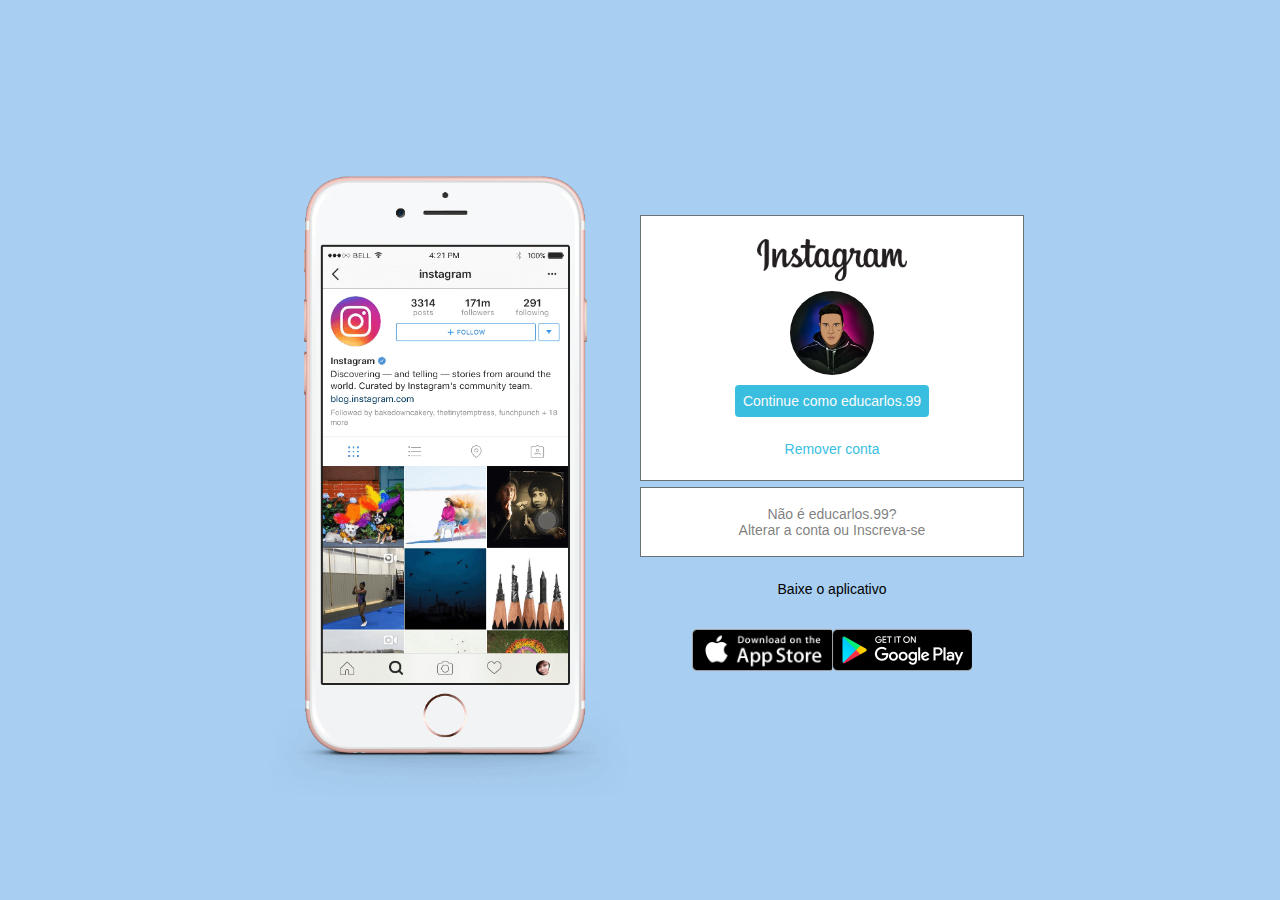
<file: telaDeLinks/InstagramLoginClone/index.html>
<!DOCTYPE html>
<html lang="pt-br">
<head>
    <meta charset="UTF-8">
    <meta http-equiv="X-UA-Compatible" content="IE=edge">
    <meta name="viewport" content="width=device-width, initial-scale=1.0">
    <title>Instagram</title>
    <link rel="stylesheet" href="style.css">
</head>
<body>
    
    <div class="instagram-wrapper">
        <div class="instagram-phone" >
            <img src="img/instagram-celular.png" alt="celular-instagram">
        </div>
        <div class="instagram-continue" >
            <div class="group" >
                <img src="img/instagram-logo.png" class="instagram-logo" alt="instagram-logo">
                <div class="profile-photo" >
                    <img src="img/instagram-perfil.png" alt="foto-de-perfil">
                </div>
                <a href="#" class="instagram-login" >Continue como educarlos.99</a>
                <a href="#" class="instagram-logout" >Remover conta</a>
            </div>
            <div class="group">
                <p class="not-account">Não é educarlos.99?</p>
                <p class="not-account">
                    <span class="link blue" >Alterar a conta</span>
                    ou
                    <span class="link blue" >Inscreva-se</span>
                </p>

            </div>
            <div class="get-the-app">
                <p class="get-app">Baixe o aplicativo</p>
                <div class="download" >
                    <a href="#" class="app-download"></a>
                    <a href="#" class="app-download"></a>
                </div>
            </div>

        </div>

    </div>



</body>
</html>
</file>
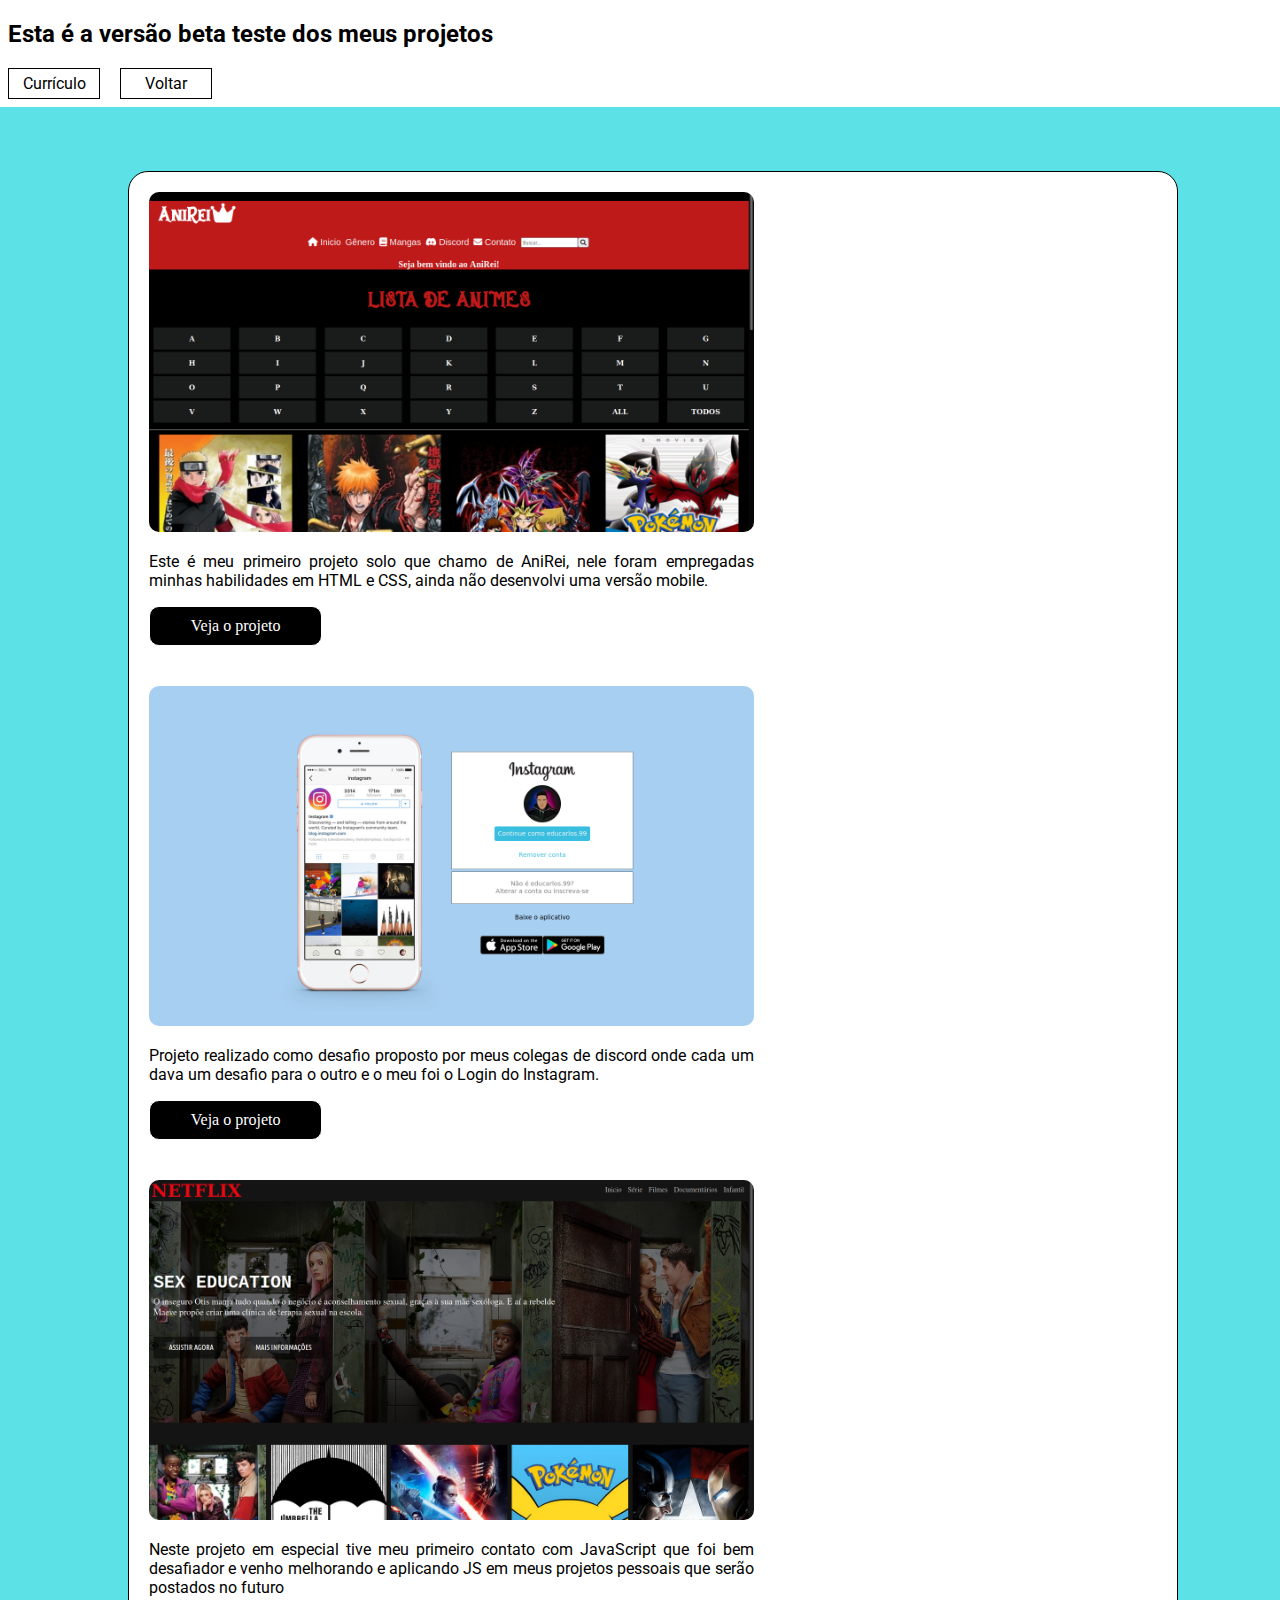
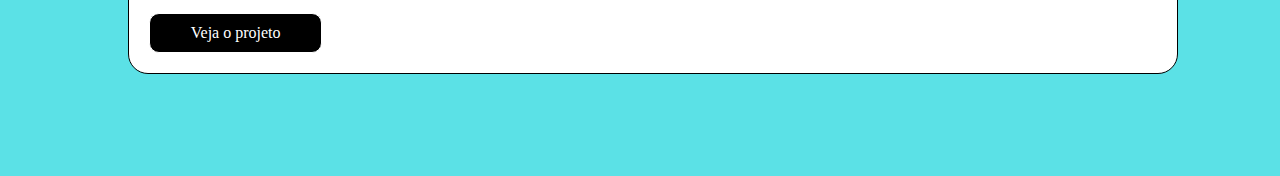
<file: telaDeLinks/paginaProjetos.html>
<!DOCTYPE html>
<html lang="pt-br">

<head>
    <meta charset="UTF-8">
    <meta http-equiv="X-UA-Compatible" content="IE=edge">
    <meta name="viewport" content="width=device-width, initial-scale=1.0">
    <link rel="stylesheet" href="estiloProjetos.css">
    <link rel="preconnect" href="https://fonts.gstatic.com" crossorigin>
    <link href="https://fonts.googleapis.com/css2?family=Roboto&display=swap" rel="stylesheet">
    <title>Projetos</title>
</head>

<body>
    <main>
        <nav class="cab">
            <h2>Esta é a versão beta teste dos meus projetos</h2>
            <div class="info">
                <a href="curriculo/Currículo - Carlos Eduardo.pdf" download="Currículo">Currículo</a>
                <a href="index.html">Voltar</a>
            </div>

        </nav>
        <section class="conteudo">
            <picture class="caixa">

                <div class="caixaImg">
                    <a href="projeto-AniRei/index.html" target="_blank"><img class="imgs" src="img/aniRei.png"
                            alt="Foto projeto AniRei"></a>
                    <p class="text">Este é meu primeiro projeto solo que chamo de AniRei, nele foram empregadas minhas
                        habilidades em HTML e CSS, ainda não desenvolvi uma versão mobile.</p>
                    <div class="link">
                        <a href="projeto-AniRei/index.html" target="_blank">Veja o projeto</a>
                    </div>
                </div>

                <div class="caixaImg">
                    <a href="InstagramLoginClone/index.html" target="_blank"><img class="imgs" src="img/instaClone.png"
                            alt="Foto projeto Insta Clone"></a>

                    <p class="text">Projeto realizado como desafio proposto por meus colegas de discord onde cada um
                        dava um desafio para o outro e o meu foi o Login do Instagram.</p>
                    <div class="link">
                        <a href="InstagramLoginClone/index.html" target="_blank">Veja o projeto</a>
                    </div>
                </div>

                <div class="caixaImg">
                    <a href="NetflixClone/index.html" target="_blank"><img src="img/netClone.png"
                            alt="Foto projeto Netflix Clone"></a>

                    <p class="text">Neste projeto em especial tive meu primeiro contato com JavaScript que foi bem
                        desafiador e venho melhorando e aplicando JS em meus projetos pessoais que serão postados no
                        futuro</p>
                    <div class="link">
                        <a href="NetflixClone/index.html" target="_blank">Veja o projeto</a>
                    </div>

                </div>

            </picture>

        </section>

    </main>
</body>

</html>
</file>
<file: telaDeLinks/InstagramLoginClone/style.css>
/*todo projeto foi feito seguindo as orientações da instrutora
foram feitas algumas alterações em relação as cores*/
*{
    padding: 0%;
    margin: 0%;
    box-sizing: border-box;
    text-decoration: none;
    font-family: sans-serif;
    font-size: 14px;
}

body{
    width: 100%;
    min-height: 100vh;
    background-color: rgba(143, 194, 238, 0.781);
    margin: 0%;
    padding: 0%;
    display: flex;
    justify-content: center;
}

.instagram-wrapper{
    display: flex;
    align-items: center;
    justify-content: start;
    width: 60%;
    height: 100vh;
}
.instagram-phone{
    display: flex;
    align-items: center;
    justify-content: center;
    width: 50%;
}

.instagram-phone img {
    height: 50rem;
}
.instagram-continue{
    display: flex;
    align-items: center; /* horizontal*/
    justify-content: space-around; /* vertical*/
    flex-direction: column;
    width: 50%;
    min-height: 34rem;
}

.group{
    display: flex;
    justify-content: space-around;
    align-items: center;
    flex-direction: column;
    background-color: rgb(255, 255, 255);
    width: 100%;
    padding: 1.3rem;
    border: 1px solid rgb(104, 113, 116);
}

.group:nth-child(1){
    min-height: 19rem;

}
.instagram-logo{
    height: 3rem;
}
.profile-photo{
    display: flex;
    justify-content: center;
    align-items: center;
    border-radius: 50%;
    overflow: hidden;
}
.profile-photo img{
    height: 6rem;
}
.instagram-login{
    background-color: rgb(58, 190, 223);
    color: rgb(250, 250, 250);
    padding: 8px ;
    border-radius: 4px;
}
.instagram-logout{
    color: rgb(58, 190, 223);
    margin-top: 1rem;
}
.not-account{
    color: rgba(61, 61, 61, 0.671);
}
.link-blue{
    color: rgb(24, 148, 185);
}

.get-app{
    display: flex;
    flex-direction: column;
    align-items: center;
    justify-content: center;
    width: 100%;
    padding: 1.3rem 0;
}
.download{
    display: flex;
    width: 100%;
    justify-content: space-evenly;
    align-items: center;
    padding: 1rem;
}

.app-download{
    height: 3rem;
    width: 10rem;
    background-size: cover;
}

.app-download:nth-child(1){
    background-image: url(img/apple-button.png);
}

.app-download:nth-child(2){
    background-image: url(img/googleplay-button.png);
} 

@media(max-width: 1024px){
    .instagram-wrapper{
        width: 90%;
    }
}
@media(max-width: 650px){
    .instagram-wrapper{
        width: 90%;
    }
}
.instagram-phone{
    display: flex;
}

.instagram-continue{
    width: 100%;
}
</file>
<file: telaDeLinks/estiloProjetos.css>
:root {
    --fundoCOlor2: white;
    --textColor: black;
    --bg-color: rgb(91, 225, 230);
}

body {
    margin: 0;
    padding: 0;
    box-sizing: border-box;
}

h2 {
    font-family: 'Roboto', sans-serif;
    margin-left: 8px;
}

.info {
    margin: 8px;
    display: flex;
    gap: 20px;
}

.info a {
    text-decoration: none;
    text-align: center;
    color: var(--textColor);
    font-family: 'Roboto', sans-serif;
    border: solid var(--textColor) 1px;
    padding: 5px;
    width: 80px;
}

.info a:hover {
    color: var(--bg-color);
}

.conteudo {
    background: var(--bg-color);
    display: flex;
}

.caixa {
    background: var(--fundoCOlor2);
    width: 90%;
    margin: 5% 8% 8% 10%;
    border-radius: 20px;
    border: solid black 1px;
}

.caixaImg {
    padding: 20px;
}

.caixaImg img {
    border-radius: 10px;
    width: 60%;
    margin: auto;
}

img:hover {
    width: 65%;
    transition: 1s;
}

.text {
    width: 60%;
    text-align: justify;
    font-family: 'Roboto', sans-serif;

}

.link {
    text-align: center;
    padding: 1%;
    color: var(--textColor);
    border: solid var(--fundoCOlor2) 1px;
    border-radius: 10px;
    background: var(--textColor);
    width: 15%;
}

.link a {
    text-decoration: none;
    color: var(--fundoCOlor2);
}

.link:hover {
    background: var(--bg-color);
    border: solid var(--textColor) 1px;
    transition: 1s;
}

.link a:hover {
    color: var(--textColor);
}
</file>
